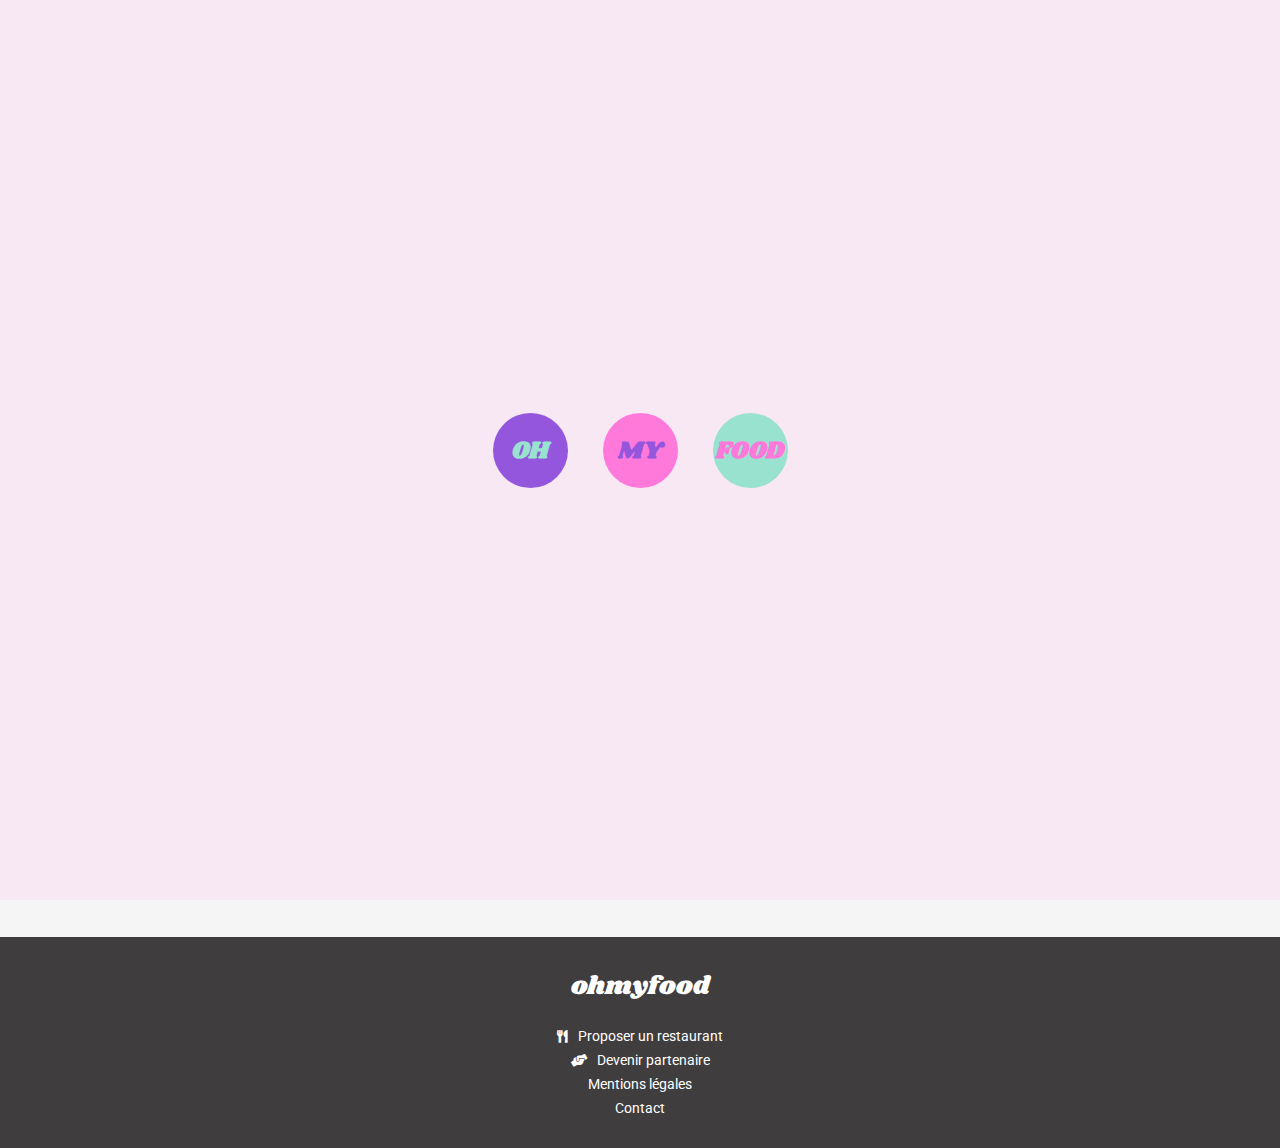
<file: index.html>
<!DOCTYPE html>
<html lang="fr">
<head>
    <meta charset="utf-8"/>
    <title>Accueil_Ohmyfood</title>
    <meta name="viewport" content="width=device-width, initial-scale=1.0"/>
    <link rel="stylesheet" href="style.css"/>
   

<!--police shrikhand-->
<link href="https://fonts.googleapis.com/css2?family=Shrikhand&display=swap" rel="stylesheet"/>
<!--police Roboto-->
<link rel="preconnect" href="https://fonts.googleapis.com"/> 
<link rel="preconnect" href="https://fonts.gstatic.com" crossorigin/> 
<link href="https://fonts.googleapis.com/css2?family=Roboto:ital,wght@0,300;0,400;0,500;0,700;1,300&display=swap" rel="stylesheet"/>
<!--Font Awesome-->
<link rel="stylesheet" href="https://cdnjs.cloudflare.com/ajax/libs/font-awesome/5.13.1/css/all.min.css"/>
</head>

 
<body>
  <!--Header-->
    <header>
      <div class="header__logo">
        <a href="index.html"> 
           <img src="images/logo/ohmyfood@2x.svg" 
           alt="ohmyfood logo"/>
        </a>
      </div>

      <form class="search__location">
        <div class="search__icon">
        <i class="fas fa-map-marker-alt"></i>
        </div> 
        <div class="input-field">
        <input class="text_color" type="text" placeholder="Paris, Belleville"/>
        </div>
      </form>  
    </header>

    <!--Main-->
<main>
  <!--Article-->
    <article>
      <h1>Réservez le menu qui vous convient</h1>
      <h2>Découvrez des restaurants d'exception, sélectionnés par nos soins.</h2>
    <a href="#restaurants" class="booking__btn-1">Explorer nos restaurants</a>
    </article>

    <!--Aside-->
    <aside>
      <h2 class="title">Fonctionnement</h2>
      <div class="steps">
        <a href="#" class="button-2">
        <span class="round">1</span>
        <span class="icon">
          <i class="fas fa-mobile-alt"></i>
        </span>
        <span class="text">Choisissez un restaurant</span>
        </a>

        <a href="#" class=button-3>
        <span class="round">2</span> 
        <span class="icon">
          <i class="fas fa-list"></i>  
        </span> 
        <span  class="text">Composez votre menu</span>
        </a>

        <a href="#" class="button-4">
        <span class="round">3</span>
        <span class="icon">
          <i class="fas fa-store"></i>  
        </span>
        <span class="text">Dégustez au restaurant</span>
        </a>
      </div>
    </aside>

    <!--Section-->
    <section id="restaurants">
        <h2>Restaurants</h2>
      <div class="restaurants__group">
      <article class="places">
          <a href="src/La_palette_du_gout.html">
            <div class="restaurant-card">
              <img src="images/restaurants/palette.jpg"
              alt="Plat La palette du goût"/>
              <div class="new">Nouveau</div>
            <header class="details"> 
             <h3>La palette du goût</h3>
             <p>Ménilmontant</p>
             <div class="heart">
              <i class="far fa-heart"></i>
              <i class="fas fa-heart"></i>
             </div>
            </header>
            </div>
          </a>
        </article>
     
        <article class="places">
          <a href="src/La_note_enchantee.html">
             <div class="restaurant-card">
              <img src="images/restaurants/note.jpg"
              alt="Plat La note enchantée"/>
              <div class="new">Nouveau</div>
            <header class="details">
             <h3>La note enchantée</h3>
             <p>Charonne</p>
             <div class="heart">
              <i class="far fa-heart"></i>
              <i class="fas fa-heart"></i>
             </div>
            </header>
            </div>
          </a>
        </article>
        
        <article class="places">
          <a href="src/A_la_Francaise.html">
            <div class="restaurant-card">
              <img src="images/restaurants/francaise.jpg"
              alt="Plat A la française"/>
            <header class="details">  
             <h3>A la française</h3>
             <p>Cité rouge</p>
             <div class="heart">
              <i class="far fa-heart"></i>
              <i class="fas fa-heart"></i>
             </div>
            </header>
            </div> 
          </a>
        </article>

        <article class="places">
          <a href="src/Le_delice_des_sens.html">
            <div class="restaurant-card">
              <img src="images/restaurants/delice.jpg"
              alt="Plat Le délice des sens"/>
            <header class="details"> 
             <h3>Le délice des sens</h3>
             <p>Folie-Méricourt</p>
             <div class="heart">
              <i class="far fa-heart"></i> 
              <i class="fas fa-heart"></i>
             </div>
             </header>
            </div>
            </a>
        </article> 
      </div> 
    </section>
</main>

<!--Footer--> 
    <footer>
        <div class="footer__logo">
          <h2>ohmyfood</h2>
        </div>
        <div class="footer__links">
          <ul>
            <li>
              <a href="#">
                <i class="fas fa-utensils"></i>Proposer un restaurant
              </a>
            </li>
            <li>
              <a href="#">
                <i class="fas fa-hands-helping"></i>Devenir partenaire
              </a>
            </li>
            <li><a href="#">Mentions légales</a></li>
            <li><a href="mailto:contact@ohmyfood.com">Contact</a></li>
          </ul>
        </div> 
    </footer>

<!--Loader-->
    <div id="loader">
      <div class="load">
          <div class="load__ball--1"><span class="one">OH</span></div>
          <div class="load__ball--2"><span class="two">MY</span></div>
          <div class="load__ball--3"><span class="three">FOOD</span></div>
      </div>
    </div>
</body>
</html>
</file>
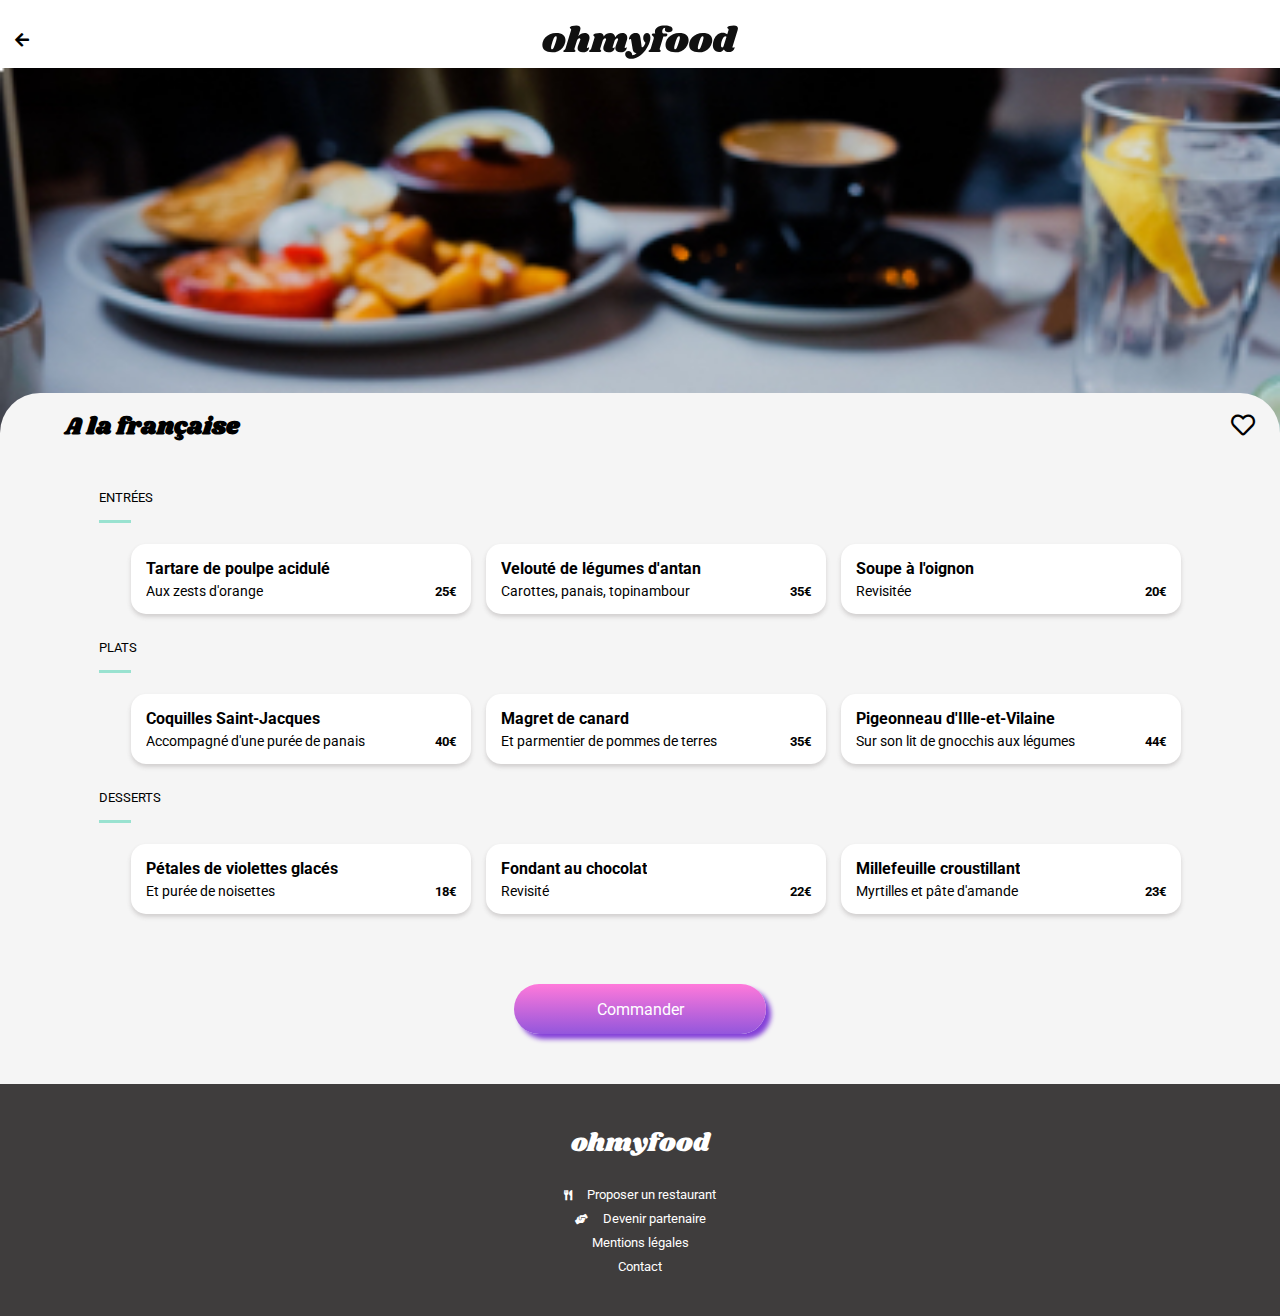
<file: src/A_la_Francaise.html>
<!DOCTYPE html>
<html lang="fr">
<head>
    <meta charset="utf-8"/>
    <title>A la française</title>
    <meta name="viewport" content="width=device-width, initial-scale=1.0"/>
    <link rel="stylesheet" href="../menus.css"/>
   

<!--police shrikhand-->
<link href="https://fonts.googleapis.com/css2?family=Shrikhand&display=swap" rel="stylesheet"/>
<!--police Roboto-->
<link rel="preconnect" href="https://fonts.googleapis.com"/> 
<link rel="preconnect" href="https://fonts.gstatic.com" crossorigin/> 
<link href="https://fonts.googleapis.com/css2?family=Roboto:ital,wght@0,300;0,400;0,500;0,700;1,300&display=swap" rel="stylesheet"/>
<!--Font Awesome-->
<link rel="stylesheet" href="https://cdnjs.cloudflare.com/ajax/libs/font-awesome/5.13.1/css/all.min.css"/>
</head>

<body>
    <header>
        <div class="header__logo">
          <a href="../index.html">
            <i class="fas fa-arrow-left"></i> 
        </a>
        <a>
            <img src="../images/logo/ohmyfood@2x.svg" 
           alt="ohmyfood logo"/>
        </a>
        </div>
        <div class="picture">
            <img src="../images/restaurants/francaise.jpg"
            alt="Plat A la française"/>
        </div>
    </header>

<main>
   <div class="grey-box">
        <div class="restaurant-name">
            <h1>A la française</h1>
         <div class="heart">
            <i class="far fa-heart"></i> 
            <i class="fas fa-heart"></i>
         </div>
        </div>

    <section id="menu__card">
        <div class="menu__details">
            <h2 class="subtitle">ENTRÉES</h2>     
            <div class="legend menu__text-1">
              <div class="menu">
                <div class="items">
                 <h3>Tartare de poulpe acidulé</h3>
                 <p>Aux zests d'orange</p>
                </div>
                 <span class="price">
                 <strong>25€</strong></span>
                <div class="checkbox">
                 <i class="fas fa-check"></i> 
                </div>
              </div>
            </div>
    
            <div class="legend menu__text-2">
              <div class="menu">
                <div class="items">
                 <h3>Velouté de légumes d'antan</h3>
                 <p>Carottes, panais, topinambour</p>
                </div>
                 <span class="price">
                 <strong>35€</strong></span>
                <div class="checkbox">
                 <i class="fas fa-check"></i> 
                </div>
              </div>
            </div>

            <div class="legend menu__text-3">
              <div class="menu">
                <div class="items">
                 <h3>Soupe à l'oignon</h3>
                 <p>Revisitée</p>
                </div>
                 <span class="price">
                 <strong>20€</strong></span>
                <div class="checkbox">
                 <i class="fas fa-check"></i> 
                </div>
              </div>
            </div> 
        </div>

        <div class="menu__details">
            <h2 class="subtitle">PLATS</h2>     
            <div class="legend menu__text-5">
              <div class="menu">
                <div class="items">
                 <h3>Coquilles Saint-Jacques</h3>
                 <p>Accompagné d'une purée de panais</p>
                </div>
                 <span class="price">
                 <strong>40€</strong></span>
                <div class="checkbox">
                 <i class="fas fa-check"></i>
                </div> 
              </div>
            </div>
    
            <div class="legend menu__text-6">
              <div class="menu">
                <div class="items">
                 <h3>Magret de canard</h3>
                 <p>Et parmentier de pommes de terres</p>
                </div>
                 <span class="price">
                 <strong>35€</strong></span>
                <div class="checkbox">
                 <i class="fas fa-check"></i> 
                </div>
              </div>
            </div>

            <div class="legend menu__text-7">
              <div class="menu">
                <div class="items">
                 <h3>Pigeonneau d'Ille-et-Vilaine</h3>
                 <p>Sur son lit de gnocchis aux légumes</p>
                </div>
                 <span class="price">
                 <strong>44€</strong></span>
                <div class="checkbox">
                 <i class="fas fa-check"></i> 
                </div>
              </div>
            </div> 
        </div>

        <div class="menu__details">
            <h2 class="subtitle">DESSERTS</h2>     
            <div class="legend menu__text-8">
              <div class="menu">
                <div class="items">
                 <h3>Pétales de violettes glacés</h3>
                 <p>Et purée de noisettes</p>
                </div>
                 <span class="price">
                 <strong>18€</strong></span>
                <div class="checkbox">
                 <i class="fas fa-check"></i> 
                </div>
              </div>
            </div>
    
            <div class="legend menu__text-9">
              <div class="menu">
                <div class="items">
                 <h3>Fondant au chocolat</h3>
                 <p>Revisité</p>
                </div>
                  <span class="price">
                  <strong>22€</strong></span>
                <div class="checkbox">
                 <i class="fas fa-check"></i> 
                </div>
              </div>
            </div>

            <div class="legend menu__text-10">
              <div class="menu">
                <div class="items">
                 <h3>Millefeuille croustillant</h3>
                 <p>Myrtilles et pâte d'amande</p>
                </div>
                 <span class="price">
                 <strong>23€</strong></span>
                <div class="checkbox">
                 <i class="fas fa-check"></i> 
                </div>
              </div>
            </div> 
        </div>
        
        <div class="command-btn">
            <a href="#">Commander</a>
        </div>
    </section>
  </div>
</main>

<footer>
    <div class="footer__logo">
      <h2>ohmyfood</h2>
    </div>
    <div class="footer__links">
        <ul>
            <li>
                <a href="#">
                    <i class="fas fa-utensils"></i>Proposer un restaurant
                </a>
            </li>
            <li>
                <a href="#">
                    <i class="fas fa-hands-helping"></i>Devenir partenaire
                </a>
            </li>
            <li><a href="#">Mentions légales</a></li>
            <li><a href="mailto:contact@ohmyfood.com">Contact</a></li>
        </ul>    
    </div>
</footer>
</body>
</html>
</file>
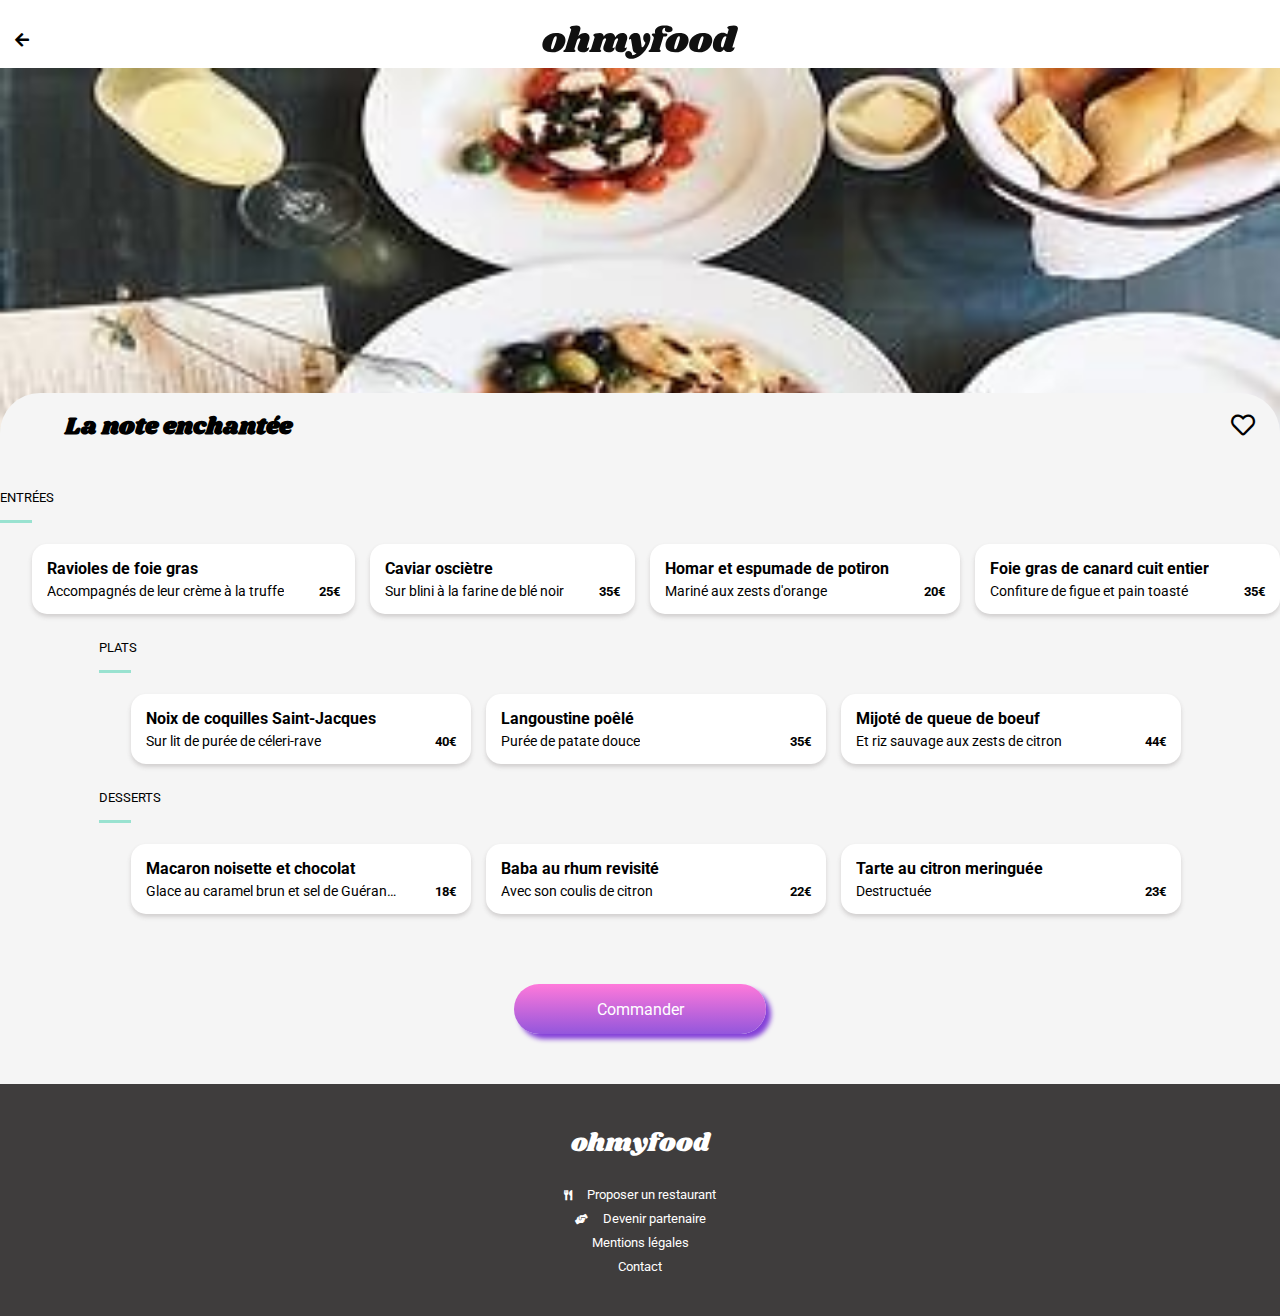
<file: src/La_note_enchantee.html>
<!DOCTYPE html>
<html lang="fr">
<head>
    <meta charset="utf-8"/>
    <title>La note enchantée</title>
    <meta name="viewport" content="width=device-width, initial-scale=1.0"/>
    <link rel="stylesheet" href="../menus.css"/>
   

<!--police shrikhand-->
<link href="https://fonts.googleapis.com/css2?family=Shrikhand&display=swap" rel="stylesheet"/>
<!--police Roboto-->
<link rel="preconnect" href="https://fonts.googleapis.com"/> 
<link rel="preconnect" href="https://fonts.gstatic.com" crossorigin/> 
<link href="https://fonts.googleapis.com/css2?family=Roboto:ital,wght@0,300;0,400;0,500;0,700;1,300&display=swap" rel="stylesheet"/>
<!--Font Awesome-->
<link rel="stylesheet" href="https://cdnjs.cloudflare.com/ajax/libs/font-awesome/5.13.1/css/all.min.css"/>
</head>


<body>
    <header>
        <div class="header__logo">
          <a href="../index.html">
            <i class="fas fa-arrow-left"></i> 
          </a>
          <a href="#">
            <img src="../images/logo/ohmyfood@2x.svg" 
            alt="ohmyfood logo"/>
          </a>
        </div>
        <div class="picture">
            <img src="../images/restaurants/note.jpg"
            alt="Plat La note enchantée"/>
        </div>
    </header>

<main>
  <div class="grey-box">
        <div class="restaurant-name">
            <h1>La note enchantée</h1>
         <div class="heart">
            <i class="far fa-heart"></i> 
            <i class="fas fa-heart"></i>
         </div>
        </div>
        
    <section id="menu__card">
        <div class="menu__details">
            <h2 class="subtitle">ENTRÉES</h2>     
            <div class="legend menu__text-1">
              <div class="menu">
                <div class="items">
                  <h3>Ravioles de foie gras</h3>
                  <p>Accompagnés de leur crème à la truffe</p>
                </div>
                  <span class="price">
                  <strong>25€</strong></span>
                <div class="checkbox">
                  <i class="fas fa-check"></i> 
                </div>
              </div>
            </div>
    
            <div class="legend menu__text-2">
             <div class="menu">
                <div class="items">
                  <h3>Caviar osciètre</h3>
                  <p>Sur blini à la farine de blé noir</p>
                </div>
                  <span class="price">
                  <strong>35€</strong></span>
                <div class="checkbox">
                 <i class="fas fa-check"></i> 
                </div>
              </div>
            </div>

            <div class="legend menu__text-3">
              <div class="menu">
                 <div class="items">
                  <h3>Homar et espumade de potiron</h3>
                  <p>Mariné aux zests d'orange</p>
                </div>
                  <span class="price">
                  <strong>20€</strong></span>
                <div class="checkbox">
                  <i class="fas fa-check"></i> 
                </div>
              </div>
            </div>

            <div class="legend menu__text-4">
              <div class="menu">
                <div class="items">
                 <h3>Foie gras de canard cuit entier</h3>
                 <p>Confiture de figue et pain toasté</p>
                </div>
                  <span class="price">
                  <strong>35€</strong></span>
                <div class="checkbox">
                 <i class="fas fa-check"></i> 
                </div> 
              </div>
            </div>
        </div>

        <div class="menu__details">
            <h2 class="subtitle">PLATS</h2>     
            <div class="legend menu__text-5">
              <div class="menu">
                <div class="items">
                 <h3>Noix de coquilles Saint-Jacques</h3>
                 <p>Sur lit de purée de céleri-rave</p>
                </div>
                 <span class="price">
                 <strong>40€</strong></span>
                <div class="checkbox">
                 <i class="fas fa-check"></i> 
                </div>
              </div>
            </div>
    
            <div class="legend menu__text-6">
              <div class="menu">
                <div class="items">
                 <h3>Langoustine poêlé</h3>
                 <p>Purée de patate douce</p>
                </div>
                 <span class="price">
                 <strong>35€</strong></span>
                <div class="checkbox">
                 <i class="fas fa-check"></i> 
                </div>
              </div>
            </div>

            <div class="legend menu__text-7">
              <div class="menu">
                <div class="items">
                 <h3>Mijoté de queue de boeuf</h3>
                 <p>Et riz sauvage aux zests de citron</p>
                </div>
                 <span class="price">
                 <strong>44€</strong></span>
                <div class="checkbox">
                 <i class="fas fa-check"></i> 
                </div> 
              </div>
            </div>
        </div>

        <div class="menu__details">
            <h2 class="subtitle">DESSERTS</h2>     
            <div class="legend menu__text-8">
              <div class="menu">
                <div class="items">
                 <h3>Macaron noisette et chocolat</h3>
                 <p>Glace au caramel brun et sel de Guérande</p>
                </div>
                 <span class="price">
                 <strong>18€</strong></span>
                <div class="checkbox">
                 <i class="fas fa-check"></i> 
                </div>
              </div>
            </div>
    
            <div class="legend menu__text-9">
              <div class="menu">
                <div class="items">
                 <h3>Baba au rhum revisité</h3>
                 <p>Avec son coulis de citron</p>
                </div>
                 <span class="price">
                 <strong>22€</strong></span>
                <div class="checkbox">
                 <i class="fas fa-check"></i> 
                </div>
              </div>
            </div>

            <div class="legend menu__text-10">
              <div class="menu">
                <div class="items">
                 <h3>Tarte au citron meringuée</h3>
                 <p>Destructuée</p>
                </div>
                 <span class="price">
                 <strong>23€</strong></span>
                <div class="checkbox">
                 <i class="fas fa-check"></i> 
                </div> 
              </div>
            </div>
        </div>
        
        <div class="command-btn">
            <a href="#">Commander</a>
        </div>
    </section>
  </div>
</main>

<footer>
    <div class="footer__logo">
      <h2>ohmyfood</h2>
    </div>
    <div class="footer__links">
        <ul>
            <li>
                <a href="#">
                    <i class="fas fa-utensils"></i>Proposer un restaurant
                </a>
            </li>
            <li>
                <a href="#">
                    <i class="fas fa-hands-helping"></i>Devenir partenaire
                </a>
            </li>
            <li><a href="#">Mentions légales</a></li>
            <li><a href="mailto:contact@ohmyfood.com">Contact</a></li>
        </ul>    
    </div>
</footer>
</body>
</html>
</file>
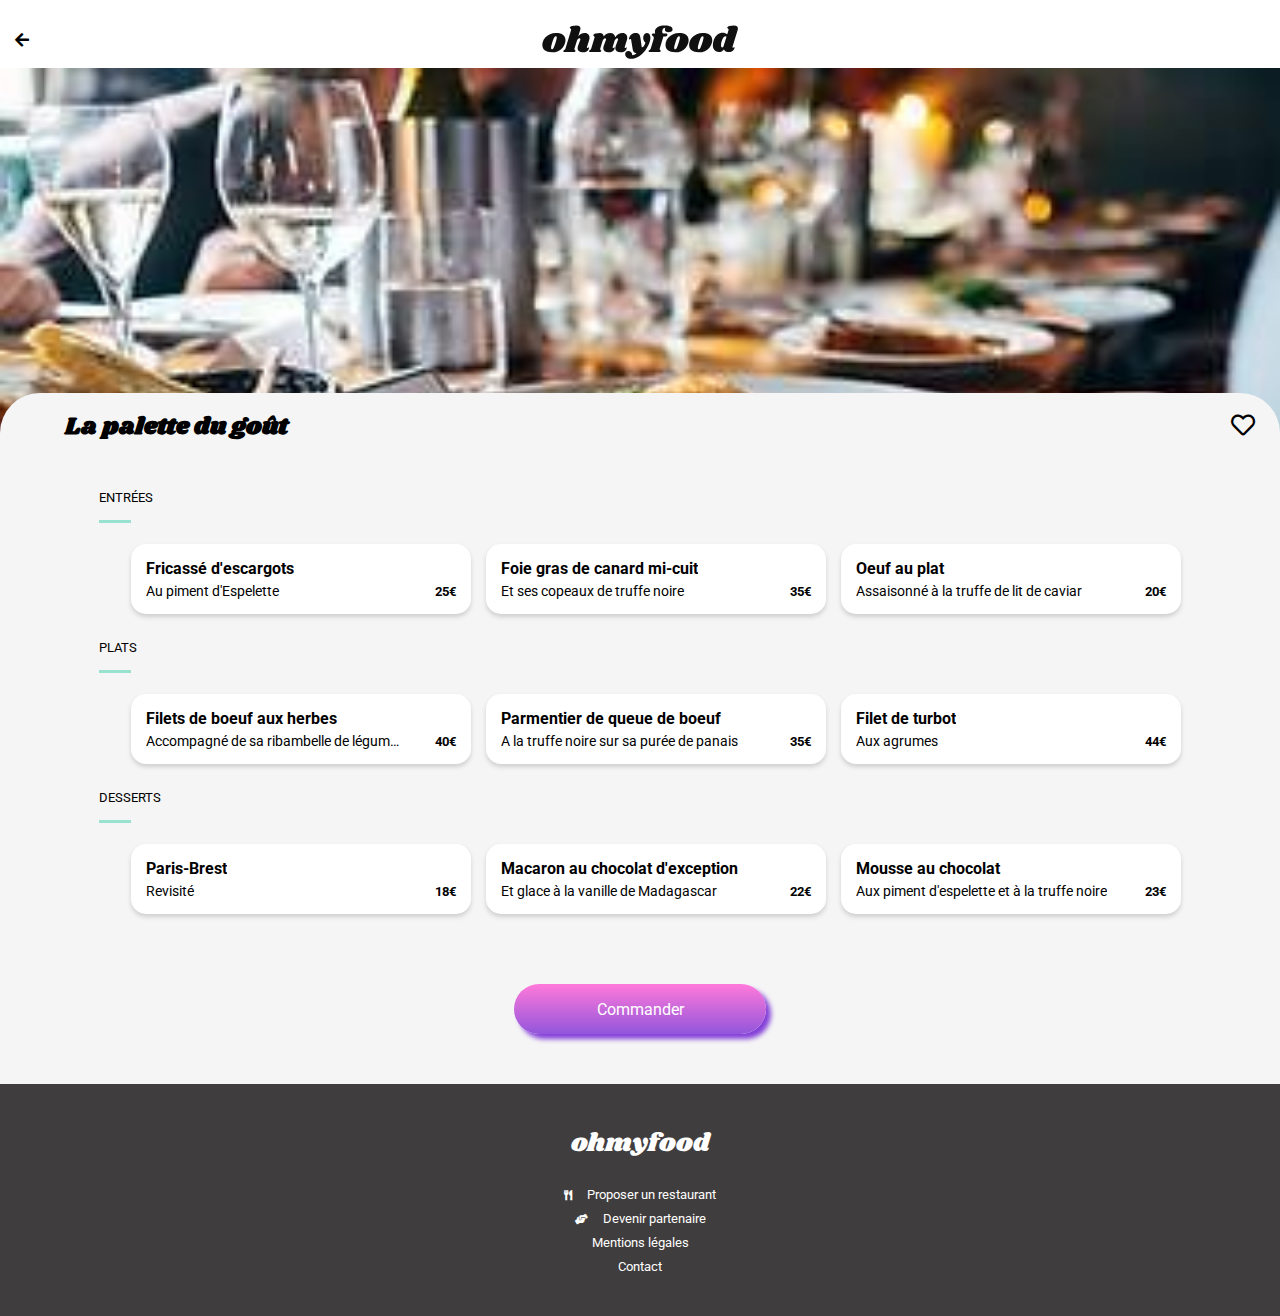
<file: src/La_palette_du_gout.html>
<!DOCTYPE html>
<html lang="fr">
<head>
    <meta charset="utf-8"/>
    <title>La palette du goût</title>
    <meta name="viewport" content="width=device-width, initial-scale=1.0"/>
    <link rel="stylesheet" href="../menus.css"/>
   

<!--police shrikhand-->
<link href="https://fonts.googleapis.com/css2?family=Shrikhand&display=swap" rel="stylesheet"/>
<!--police Roboto-->
<link rel="preconnect" href="https://fonts.googleapis.com"/> 
<link rel="preconnect" href="https://fonts.gstatic.com" crossorigin/> 
<link href="https://fonts.googleapis.com/css2?family=Roboto:ital,wght@0,300;0,400;0,500;0,700;1,300&display=swap" rel="stylesheet"/>
<!--Font Awesome-->
<link rel="stylesheet" href="https://cdnjs.cloudflare.com/ajax/libs/font-awesome/5.13.1/css/all.min.css"/>
</head>


<body>
    <header>
        <div class="header__logo">
          <a href="../index.html">
            <i class="fas fa-arrow-left"></i> 
          </a>
          <a href="#">
            <img src="../images/logo/ohmyfood@2x.svg" 
           alt="ohmyfood logo"/>
          </a>
        </div>
        <div class="picture">
            <img src="../images/restaurants/palette.jpg"
            alt="Plat La palette du goût"/>
        </div>
    </header>

<main>
  <div class="grey-box">
        <div class="restaurant-name">
            <h1>La palette du goût</h1>
          <div class="heart">
            <i class="far fa-heart"></i> 
            <i class="fas fa-heart"></i>
          </div>
        </div>
        
    <section id="menu__card">  
        <div class="menu__details">
            <h2 class="subtitle">ENTRÉES</h2>   
            <div class="legend menu__text-1">
              <div class="menu">  
                <div class="items">
                 <h3>Fricassé d'escargots</h3>
                 <p>Au piment d'Espelette</p>
                </div>
                  <span class="price">
                  <strong>25€</strong></span>
                 <div class="checkbox">
                   <i class="fas fa-check"></i> 
                 </div>
              </div>
            </div>
    
            <div class="legend menu__text-2">
              <div class="menu">
                <div class="items">
                 <h3>Foie gras de canard mi-cuit</h3> 
                 <p>Et ses copeaux de truffe noire</p>
                </div>
                  <span class="price">
                  <strong>35€</strong></span>
                <div class="checkbox">
                  <i class="fas fa-check"></i> 
                </div>
              </div>
            </div>

            <div class="legend menu__text-3">
              <div class="menu">
                <div class="items">
                 <h3>Oeuf au plat</h3>
                 <p>Assaisonné à la truffe de lit de caviar</p>
                </div>
                  <span class="price">
                  <strong>20€</strong></span>
                <div class="checkbox"> 
                  <i class="fas fa-check"></i>  
                </div>
              </div>
            </div>
        </div>

        <div class="menu__details">
            <h2 class="subtitle">PLATS</h2>     
            <div class="legend menu__text-5">
              <div class="menu">
                <div class="items">
                 <h3>Filets de boeuf aux herbes</h3>
                 <p>Accompagné de sa ribambelle de légumes</p>
                </div>
                  <span class="price">
                  <strong>40€</strong></span>
                <div class="checkbox"> 
                  <i class="fas fa-check"></i> 
                </div>
              </div>
            </div>

            <div class="legend menu__text-6">
              <div class="menu">
                <div class="items">
                 <h3>Parmentier de queue de boeuf</h3>
                 <p>A la truffe noire sur sa purée de panais</p>
                </div>
                  <span class="price">
                  <strong>35€</strong></span>
                <div class="checkbox">  
                  <i class="fas fa-check"></i> 
                </div>
              </div>
            </div>

            <div class="legend menu__text-7">
              <div class="menu">
                <div class="items">
                 <h3>Filet de turbot</h3>
                 <p>Aux agrumes</p>
                </div>
                  <span class="price">
                  <strong>44€</strong></span>
                <div class="checkbox">  
                  <i class="fas fa-check"></i> 
                </div>
              </div>
            </div>
        </div>

        <div class="menu__details">
            <h2 class="subtitle">DESSERTS</h2>  
              <div class="legend menu__text-8">
              <div class="menu">
                <div class="items">
                 <h3>Paris-Brest</h3>
                 <p>Revisité</p>
                </div>
                  <span class="price">
                  <strong>18€</strong></span>
                <div class="checkbox">
                  <i class="fas fa-check"></i> 
                </div>
              </div>
            </div>
           
            <div class="legend menu__text-9">
              <div class="menu">
                <div class="items">
                 <h3>Macaron au chocolat d'exception</h3>
                 <p>Et glace à la vanille de Madagascar</p>
                </div>
                  <span class="price">
                  <strong>22€</strong></span>
                <div class="checkbox">
                  <i class="fas fa-check"></i> 
                </div>
              </div>
            </div>

            <div class="legend menu__text-10">
              <div class="menu">
                <div class="items">
                 <h3>Mousse au chocolat</h3>  
                 <p>Aux piment d'espelette et à la truffe noire</p>
                </div>
                  <span class="price">
                  <strong>23€</strong></span>
                <div class="checkbox">
                  <i class="fas fa-check"></i> 
                </div> 
              </div>
            </div>
        </div>
        
        <div class="command-btn">
            <a href="#">Commander</a>
        </div>
    </section>
  </div>
</main>

    <footer>
        <div class="footer__logo">
          <h2>ohmyfood</h2>
        </div>
        <div class="footer__links">
            <ul>
                <li>
                    <a href="#">
                        <i class="fas fa-utensils"></i>Proposer un restaurant
                    </a>
                </li>
                <li>
                    <a href="#">
                        <i class="fas fa-hands-helping"></i>Devenir partenaire
                    </a>
                </li>
                <li><a href="#">Mentions légales</a></li>
                <li><a href="mailto:contact@ohmyfood.com">Contact</a></li>
            </ul>    
        </div>
    </footer>
</body>
</html>
</file>
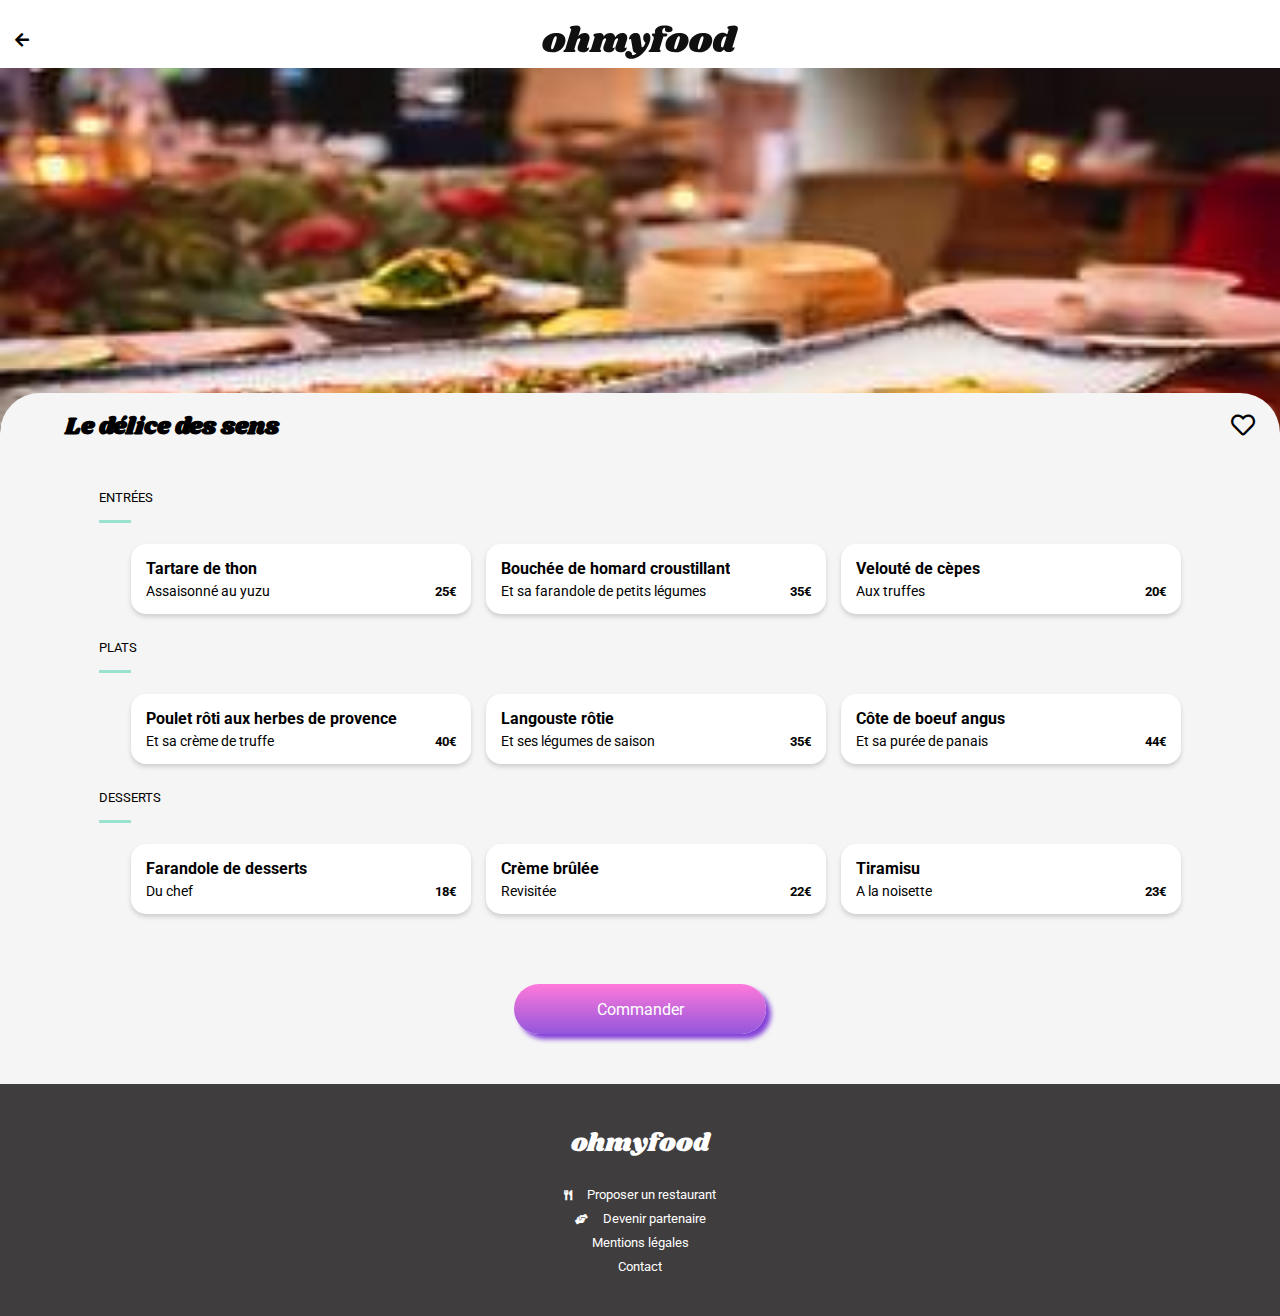
<file: src/Le_delice_des_sens.html>
<!DOCTYPE html>
<html lang="fr">
<head>
    <meta charset="utf-8"/>
    <title>Le délice des sens</title>
    <meta name="viewport" content="width=device-width, initial-scale=1.0"/>
    <link rel="stylesheet" href="../menus.css"/>
   

<!--police shrikhand-->
<link href="https://fonts.googleapis.com/css2?family=Shrikhand&display=swap" rel="stylesheet"/>
<!--police Roboto-->
<link rel="preconnect" href="https://fonts.googleapis.com"/> 
<link rel="preconnect" href="https://fonts.gstatic.com" crossorigin/> 
<link href="https://fonts.googleapis.com/css2?family=Roboto:ital,wght@0,300;0,400;0,500;0,700;1,300&display=swap" rel="stylesheet"/>
<!--Font Awesome-->
<link rel="stylesheet" href="https://cdnjs.cloudflare.com/ajax/libs/font-awesome/5.13.1/css/all.min.css"/>
</head>


<body>
    <header>
        <div class="header__logo">
          <a href="../index.html">
            <i class="fas fa-arrow-left"></i> 
          </a>
          <a>
            <img src="../images/logo/ohmyfood@2x.svg" 
            alt="ohmyfood logo"/>
          </a>
        </div>
        <div class="picture">
            <img src="../images/restaurants/delice.jpg"
            alt="Plat Le délice des sens"/>
        </div>
    </header>

<main>
  <div class="grey-box">
        <div class="restaurant-name">
          <h1>Le délice des sens</h1>
          <div class="heart">
            <i class="far fa-heart"></i> 
            <i class="fas fa-heart"></i>
          </div>
        </div>
    
    <section id="menu__card">
        <div class="menu__details">
          <h2 class="subtitle">ENTRÉES</h2>     
          <div class="legend menu__text-1">
            <div class="menu">
              <div class="items">
               <h3>Tartare de thon</h3>
               <p>Assaisonné au yuzu</p>
              </div>
                <span class="price">
                <strong>25€</strong></span>
              <div class="checkbox">
                <i class="fas fa-check"></i>
              </div> 
            </div>
          </div>
    
          <div class="legend menu__text-2">
            <div class="menu">
              <div class="items">
               <h3>Bouchée de homard croustillant</h3>
               <p>Et sa farandole de petits légumes</p>
              </div>
                <span class="price">
                <strong>35€</strong></span>
              <div class="checkbox">
                <i class="fas fa-check"></i> 
              </div>
            </div>
          </div>

          <div class="legend menu__text-3">
            <div class="menu">
              <div class="items">
                 <h3>Velouté de cèpes</h3>
                 <p>Aux truffes</p>
                </div>
                 <span class="price">
                 <strong>20€</strong></span>
             <div class="checkbox">
                <i class="fas fa-check"></i> 
             </div>
            </div> 
          </div>
        </div>

        <div class="menu__details">
          <h2 class="subtitle">PLATS</h2>     
          <div class="legend menu__text-5">
            <div class="menu">
              <div class="items">
               <h3>Poulet rôti aux herbes de provence</h3>
               <p>Et sa crème de truffe</p>
              </div>
               <span class="price">
               <strong>40€</strong></span>
              <div class="checkbox">
                <i class="fas fa-check"></i>
              </div> 
            </div>
          </div>
    
          <div class="legend menu__text-6">
            <div class="menu">
              <div class="items">
               <h3>Langouste rôtie</h3>
               <p>Et ses légumes de saison</p>
              </div>
               <span class="price">
               <strong>35€</strong></span>
              <div class="checkbox">
                <i class="fas fa-check"></i> 
              </div>
            </div>
          </div>

          <div class="legend menu__text-7">
            <div class="menu">
              <div class="items">
               <h3>Côte de boeuf angus</h3>
               <p>Et sa purée de panais</p>
              </div>
               <span class="price">
               <strong>44€</strong></span>
              <div class="checkbox">
                <i class="fas fa-check"></i> 
              </div>
            </div> 
          </div>
        </div>

        <div class="menu__details">
          <h2 class="subtitle">DESSERTS</h2>     
          <div class="legend menu__text-8">
            <div class="menu">
              <div class="items">
               <h3>Farandole de desserts</h3>
               <p>Du chef</p>
              </div>
               <span class="price">
               <strong>18€</strong></span>
              <div class="checkbox">
                <i class="fas fa-check"></i> 
              </div>
            </div>
          </div>
    
          <div class="legend menu__text-9">
            <div class="menu">
              <div class="items">
               <h3>Crème brûlée</h3>
               <p>Revisitée</p>
              </div>
               <span class="price">
               <strong>22€</strong></span>
              <div class="checkbox">
                <i class="fas fa-check"></i> 
              </div>
            </div>
          </div>

          <div class="legend menu__text-10">
            <div class="menu">
              <div class="items">
               <h3>Tiramisu</h3>
               <p>A la noisette</p>
              </div>
               <span class="price">
               <strong>23€</strong></span>
              <div class="checkbox">
                <i class="fas fa-check"></i> 
              </div>
            </div>
          </div> 
        </div>
        
        <div class="command-btn">
            <a href="#">Commander</a>
        </div>
    </section>
  </div>
</main>

<footer>
    <div class="footer__logo">
      <h2>ohmyfood</h2>
    </div>
    <div class="footer__links">
        <ul>
            <li>
                <a href="#">
                    <i class="fas fa-utensils"></i>Proposer un restaurant
                </a>
            </li>
            <li>
                <a href="#">
                    <i class="fas fa-hands-helping"></i>Devenir partenaire
                </a>
            </li>
            <li><a href="#">Mentions légales</a></li>
            <li><a href="mailto:contact@ohmyfood.com">Contact</a></li>
        </ul>    
    </div>
</footer> 
</body>
</html>
</file>
<file: style.css>
/****--Homepage--*****/

/*----------------Common---------------*/

body{
    margin: 0;
    padding: 0;
    box-sizing: border-box;
}
 .header__logo,  .footer-logo h2{
     font-family: 'Shrikhand', cursive;
 }

 a, p, h1, h2, h3, div, ul, li{
     font-family: 'Roboto', sans-serif;
 }
 a{
    text-decoration: none;
 }

/*--Header--*/
.header__logo{
    display: flex;
    justify-content: center;
    padding-top: 25px;
    padding-bottom: 15px;
}
.search__location{
    display: flex;
    align-items: center;
    justify-content: center;
    height: 55px;
}
.search__icon{
    padding-right: 15px;
    padding-left: 25px;
}
input{
    border: transparent;
    background-color: #e2e2e2;
}

/*--Main--*/
/*--article--*/
article{
    width: 100%;   
    background-color: #F5F5F5; 
}
article h1{
    text-align: center;
    font-size: 1.5em;
    padding: 35px 50px 5px;
    margin-top: 0;
}
article h2{
    text-align: center;
    font-size: 1em;
    color: grey;
    padding: 0 30px 25px;
    font-weight: normal;  
}
.booking__btn-1{
    display: flex;
    justify-content: center;
    align-items: center;
    background: linear-gradient(#FF79DA, #9356DC);
    border-radius: 50px;
    color: #fff;
    box-shadow: 5px 5px 5px #8440D8;
    font-size: 1.1em;
    height: 50px;
}
.booking__btn-1:hover{
    background: linear-gradient(#9356DC,#FF79DA);
    border-radius: 50px; 
    opacity: .85;
    box-shadow: 6px 10px 6px grey;
    transition: 200ms;
}

 /*--Aside-*/
 aside .steps{
    display: flex;
 }
 aside .button-2, .button-3, .button-4{
    display: flex;
    flex-direction: row;
    align-items: center; 
 
    border: 1px transparent solid;
    border-radius: 20px;
    box-shadow: 3px 3px 3px #ceccccec;
    width: 100%;
    height: 70px;
    background-color: #F5F5F5;
    margin-bottom: 20px;
} 
.button-2:hover{
    background: linear-gradient(#f1d9eb, #dfcff3);
    box-shadow: 6px 10px 6px #ceccccec;
    transition: 200ms;
}
.button-3:hover{
    background: linear-gradient(#f1d9eb, #dfcff3);
    box-shadow: 6px 10px 6px #ceccccec;
    transition: 200ms;
}
.button-4:hover{
    background: linear-gradient(#f1d9eb, #dfcff3);
    box-shadow: 6px 10px 6px #ceccccec;
    transition: 200ms;
}
.steps a:hover i::before{
    color: #9356DC;
}
aside .round{
    border-radius: 50%;
    width: 24px;
    height: 20px;
    padding-top: 6px;
    text-align: center;
    background-color: #9356DC;
    color:  #fff;
    font-size: 0.9em;
    position: relative;
    right: 10px;
}
.icon{
    color: grey;
    font-size: 1.3em;
    padding-right: 20px;
    padding-left: 5px;
}
.text{
    font-weight: bold;
    color: #000;
}

/*--Section--*/
#restaurants{
    background-color: #F5F5F5; 
}
.restaurant-card{
    position: relative;
    border-radius: 20px;
    background-color: #fff;
    box-shadow: 4px 5px 4px lightgrey;
}
.restaurant-card img{
    object-fit: cover;
    border-top-left-radius: 20px;
    border-top-right-radius: 20px; 
}
.restaurant-card h3{
    color: #000;
    margin-bottom: 0;
}                                    
.restaurant-card p{
    margin-bottom: 0;
    color: grey;
} 
 .new{
    background-color: #99E2D0;
    width: 65px;
    height: 16px;
    font-size: 0.9em;
    text-align: center;
    padding: 2px 0;
    color: #257e67;
    font-weight: bold;
    position: absolute; 
    right: 10px;
    top: 10px;  
 }
 .fa-heart{
    font-size: 1.5em;
    color: grey;
    position: absolute;
    right: 15px;
    bottom: 32px;
}
.heart .fas{
    color: transparent;
    background-image: linear-gradient(#FF79DA, #9356DC);
    background-clip: text;
    -webkit-background-clip: text;
    opacity: 0;
    transition: all 200ms;
}
.heart:hover .fas{
    opacity: 1;
}
  /*--Footer--*/
footer{
    background-color: rgb(63, 61, 61); 
    padding: 10px 0;
 }
 .footer__logo h2{
    color: #fff;
    font-family: 'Shrikhand', cursive;
    font-weight: normal;
}
ul li{
    list-style-type: none;
    padding-bottom: 5px;
}
.footer__links a{
    color: #fff; 
    text-decoration: none;
    font-size: 0.8em;
}
li a:hover,
li a:focus{
    text-decoration: underline #FF79DA; 
}
.footer__links i{
    padding-right: 10px;
    font-size: 0.8em;
}


/*----------------------Mobile------------------------*/  

@media screen and (max-width: 767px){

/*--Header M--*/
    .header__logo{
        margin-right: 35px;
        margin-left:  30px;
        
    }
    aside{
        margin: 30px 25px;
    }
    .text_color::placeholder{
        color: black;
        font-weight: bold;
        font-size: 1.2em;
    }
    .search__location{
        width: 100%; 
        background-color: #e2e2e2;  
        border-top: 4px #d2d6d6 solid;
    }

/*--article M--*/
    article{
        height: 300px;     
    }
  .booking__btn-1{
    margin-right: 20vw;
    margin-left: 20vw; 
  }
      

/*--Aside M--*/
    aside .steps{
        flex-direction: column;  
     }   
    
/*--Section M--*/
    #restaurants h2{
        padding-left: 25px;
        padding-top: 35px; 
        font-size: 1.2em;
    }
    .places{
        flex-direction: column; 
        width: 95%;
        padding: 0 12px;
    }   
    .restaurant-card{
        flex-direction: column;
        justify-content: center;
        width: 100%;
        height: 250px; 
    }
    .restaurant-card img{
        width: 100%;
        height: 180px;
    }
    .restaurant-card h3{
        padding-left: 10px;
        font-size: 1.05em;
        margin-top: 15px;
        margin-bottom: 0;
    }
    .restaurant-card p{
        padding-left: 10px;
        font-size: 0.85em;
        margin-top: 5px;
    }
  
/*--Footer M--*/
    .footer__logo h2{
        font-size: 1.1em;
        padding-left: 40px;
    }
    .footer__links a{
        font-size: 0.8em;  
    }
    .footer__links i{
       font-size: 0.8em;
    }
}

/*----brekapoint supplémentaire de 432px à 767px----*/   

@media screen and (min-width: 432px) and (max-width: 767px){

   /*--Aside--*/
    .booking__btn-1{
        margin-right: 25vw;
        margin-left: 25vw; 
      }

    /*--Section--*/
    .restaurant-card{
        height: 260px;
    }
    .restaurant-card img{
        height: 190px;
    }
}


/*-----------------------Tablette------------------------*/

@media screen and (min-width: 768px) and (max-width: 1280px){

    /*--Header T--*/
        
     .header__logo a{
        font-size: 1em;
    }
    .search__location{
        background-color: #e2e2e2;  
        border-top: 4px #d2d6d6 solid;
        padding: 15px; 
    }
    .text_color::placeholder{
        color: black;
        font-weight: bold;
        font-size: 1.2em;
    }

    /*--Article T--*/
    article{
        height: 250px;     
    }
    .booking__btn-1{
        margin-right: 30vw;
        margin-left: 30vw;
      }

    /*--Aside T--*/
    aside .steps{
        justify-content: space-between;        
    }   
    .title{
        padding-top: 15px;
        padding-left: 35px;
     }
     aside .button-2, .button-3, .button-4{
         width: 27%;
     } 
    .button-2{
        margin-left: 35px;
    }
    .button-4{
        margin-right: 35px;
     }
   
    /*--Section T--*/
    #restaurants h2{
        padding: 40px 0 20px 35px;
        margin-bottom: 0;
    }  
    .restaurants__group{
        display: flex;
        flex-wrap: wrap;
        justify-content: space-around;
        margin-bottom: 0;
        padding-bottom: 0;
    }
    .places{
        display: flex;
        flex-wrap: wrap;
        justify-content: center;
        width: 45%; 
        margin-bottom: 30px;
    }
    .restaurant-card{ 
        display: flex; 
        flex-wrap: wrap;
        width: 100%;
        height: 260px; 
    }
   .restaurant-card img{ 
        width: 100%;
        height: 180px;
    } 
    .restaurant-card h3{
        font-size: 1.2em;
        padding-right: 120px;
        margin-top: 0;
    }
    .restaurant-card p{
        font-size: 1.05em;
        margin-top: 0;
    }
    .details{
        margin-top: 5px;
        margin-right: 20px;
        padding-left: 20px;
    }   
    
    /*--Footer T--*/
    footer{
        width: 100%;
        text-align: center;
     }
     .footer__logo h2{
        font-size: 1.3em;
    }
     ul{
       padding-left: 0;
     }
     .footer__links a{
         font-size: 0.9em;    
     }
     .footer__links i{
        font-size: 0.9em;
     }
}


/*----------------Desktop------------*/

@media screen and (min-width: 1280px){

    /*--Header D--*/
   header{
        display: flex;
        justify-content: space-between;
        align-items: center;
        padding: 20px 0 5px 20px;
    }
    .search__location, input{
        background: linear-gradient(#FF79DA, #9356DC);
        border-radius: 25px;
        margin-right: 25px; 
    }
    .search__location{
        box-shadow: 2px 2px 2px #f5f5f5;
    }
    .search__icon, .input-field{
        display: inline-block;
        padding-left: 25px;  
        align-items: center;
    }
    input{
        border: none;
        width: 150px;
        height: 45px;  
        padding-left: 15px;
    }
    .text_color::placeholder{
        color: #9356DC;
        font-weight: bold;
        font-size: 1.2em; 
    }
    
    /*--Article D--*/
    article{
        height: 250px;     
    }
    .booking__btn-1{
        margin-right: 40vmax;
        margin-left: 40vmax;
      }

/*--Aside D--*/
    aside .steps{
        justify-content: space-between;        
    }   
    .title{
        padding-top: 15px;
        padding-left: 15px;
     }
    aside .button-2, .button-3, .button-4{
        width: 30%;
    }
    .button-2{
        margin-left: 18px;
    }
    .button-4{
        margin-right: 18px;
     }
    .button-2 .round{
        position: relative;
        right: 10px;
    }
    .button-3 .icon, .button-4 .icon{
        padding-left: 20px;
    }
    .text{
        padding-left: 35px;
    }  

    /*--Section D--*/
    #restaurants{
        padding-bottom: 20px;
    }
    #restaurants h2{
        padding: 30px 0 20px 25px;
        margin-bottom: 0;
     }
    .restaurants__group{
        display: flex;
        flex-wrap: wrap;;
        justify-content: space-around;
    }
     .places{
        display: flex;
        flex-wrap: wrap;
        justify-content: center;
        width: 22%;     
    }
    .restaurant-card{ 
        display: flex;
        flex-wrap: wrap;
        justify-content: center;
        width: 100%;
        height: 220px; 
    }
    .restaurant-card:hover{
        transform: scale(1.05);
    }
    .restaurant-card img{
        width: 100%;
        height: 155px;
    }
    .details{
       display: flex;
       flex-wrap: wrap;
        margin-right: 120px;
        padding: 0 0 0 15px;
    }  
    .restaurant-card h3{
        margin-top: 0;
        font-size: 1.1em;
    }
    .restaurant-card p{
        margin-top: 0;
        font-size: 0.95em;
    }

    /*--Footer D--*/
     footer{
        width: 100%;
        text-align: center;
     }
     .footer__logo h2{
        font-size: 1.6em;
    }
    ul{
        padding-left: 0;
    }
    .footer__links a{
         font-size: 0.9em; 
     }
    .footer__links i{
        font-size: 0.9em;
     }
 }


/*----brekapoint supplémentaire de 1280px à 1281px----*/   

@media screen and (min-width: 1280px) and (max-width: 1281px){
    /*--Section--*/
    .details h3{
        padding-right: 0;
     }
 }

/*----brekapoint supplémentaire à 1329px----*/   

@media screen and (min-width: 1329px){
    /*--Section--*/
    .details{
        padding-left: 20px;
    }
}
 /*--end--*/

/*--------Loader---------*/  
/*--ball blue, pink, mint--*/

    #loader{
        position: fixed;
        top: 0;
        left: 0;
        bottom: 0;
        right: 0;
        background-color: #f8e8f4;
        width: 100%;
        height: 100%;
        
        animation: hide 1s linear 3.5s;
        animation-fill-mode: forwards;
    }
    .load{
        display: flex;
        justify-content: center;
        align-items: center;
        width: 100%;
        height: 100%;
    }   
    .load__ball--1{   
        display: flex;
        align-items: center; 
        justify-content: center;      
        width: 75px;
        height: 75px;
        margin-right: 30px;
        background-color: #9356DC;
        border-radius: 50%;  
        color: #99E2D0;
        font-family: 'Shrikhand', cursive;
        font-weight: bold;
        font-size: 1.5em;
        
        -webkit-animation: move 1.4s ease-in-out;
        animation:  move 1.4s ease-in-out; 
     }  

     .load__ball--2{
        display: flex;
        align-items: center; 
        justify-content: center;
        width: 75px;
        height: 75px;
        margin-right: 5px;
        margin-left: 5px;
        background-color: #FF79DA;
        border-radius: 50%;  
        color: #9356DC;
        font-family: 'Shrikhand', cursive;
        font-weight: bold;
        font-size: 1.5em;

        -webkit-animation: move 2.3s ease-in-out;
        animation: move 2.3s ease-in-out;
      }

    .load__ball--3{
        display: flex;
        align-items: center; 
        justify-content: center;
        width: 75px;
        height: 75px;
        margin-left: 30px;
        background-color: #99E2D0;
        border-radius: 50%;  
        color: #FF79DA;
        font-family: 'Shrikhand', cursive;
        font-weight: bold;
        font-size: 1.5em;

        -webkit-animation: move 3.3s ease-in-out;
        animation:  move 3.3s ease-in-out;
      }

    .one{
        -webkit-animation: appear 3s -0.05s normal both;
        animation: appear 3s -0.05s normal both;
    }

    .two{
        -webkit-animation: appear 3s 0.5s normal both;
        animation: appear 3s  0.5s normal both;
    }

    .three{
        -webkit-animation: appear 3s 1.3s normal both;
        animation: appear 3s 1.3s normal both;
    }

@keyframes move{
    0% {
      -webkit-transform: translateY(300px) scale(1);
      transform: translateY(300px) scale(1);
    }
    25% {
      -webkit-transform: translateY(0) scale(3.3);
      transform: translateY(0) scale(3.3);
    }
    50% {
        -webkit-transform: translateY(300px) scale(1);
        transform: translateY(300px) scale(1);
    }
    75% {
        -webkit-transform: translateY(150px) scale(3.3);
        transform: translateY(150px) scale(3.3);
    } 
    100% {
      -webkit-transform: translateY(0) scale(1);
      transform: translateY(0) scale(1);
    }
  }

@keyframes appear{
    0%{
        opacity: 0;
        transform: translateY(150px)
    }
    100%{
        opacity: 1;
        transform: translateY(0)
    }
}

@keyframes hide{
    0%{
        opacity: 1;
    }
    100%{
        opacity: 0;
    }
    100%{
        visibility: hidden;
    }
}
</file>
<file: menus.css>
/*****--Menus palette, note, française et délice-*****/

/*--------------Common-------------*/

body{
    margin: 0;
    padding:0;
    box-sizing: border-box;
}     
.header__logo{
    font-family: 'Shrikhand', cursive;
} 
.footer__logo h2{
    font-family: 'Shrikhand', cursive;
    font-size: 1.1em;
    color: #fff;
    font-weight: normal;
}
.restaurant-name h1{
    font-family: 'Shrikhand', cursive;
}  
a, p, h2, h3, div, ul, li{
    font-family: 'Roboto', sans-serif;
}  
/*--header--*/
.header__logo{
    position: relative;
    display: flex;
    justify-content: center;
    padding-bottom: 5px;
    align-items: center;
    color: #000;
    padding-top: 25px; 
 }  
 .header__logo .fa-arrow-left{
    color: #000; 
    position: absolute;
    left: 15px; 
    bottom: 20px;    
}
.fa-arrow-left:hover{
    color: #FF79DA;
}
.picture{
    display: flex;
    flex-direction: column;
    width: 100%;
}
 /*--Main--*/
.grey-box{
    margin-top: -25px;
    background-color: #f5f5f5;
    border-top-left-radius: 40px;
    border-top-right-radius:40px;
    position: relative;  
    padding-bottom: 20px;
    width: 100%;
   
}
.restaurant-name{
    display: flex;
 }
.restaurant-name h1{
    font-size: 1.5em;
    padding-left: 25px;
 }
.heart i{ 
    font-size: 1.5em;
    position: absolute;
    right: 25px;
    top: 20px;
}
.heart .fas{
    color: transparent;
    background-image: linear-gradient(#FF79DA, #9356DC);
    background-clip: text;
    -webkit-background-clip: text;
    opacity: 0;
    transition: all 200ms ease-in-out;
}
.heart:hover .fas{
    opacity: 1;
    cursor: pointer;
}

/*--Section--*/
#menu__card{
    padding-left: 8px;
    padding-right: 8px;
}
.subtitle{
    font-size: 1em;
    font-weight: normal;
    margin-left: 15px;
    padding-bottom: 5px;
}
.legend{
    justify-content: space-between;
    position: relative;
    height: 70px;
    background-color: #fff;
    box-shadow: 0 3px 4px #ceccccec;
    border-radius: 15px;
    margin-bottom: 25px;
}

.menu__text-1,
.menu__text-2,
.menu__text-3,
.menu__text-4{
    animation: show 2s ease-in-out 0.3s normal both; 
}
.menu__text-5,
.menu__text-6,
.menu__text-7{
    animation: show 2s ease-in-out 1s normal both; 
}
.menu__text-8,
.menu__text-9,
.menu__text-10{
    animation: show 2s ease-in-out 1.7s normal both; 
}

@keyframes show{
    0%{
        opacity: 0;
        transform: translateY(25px);
    }
    40%{
        opacity: 1;
        transform: translateY(0);
    }
}

.menu__details .legend:hover{
    cursor: pointer;
}
h3, p{
    margin: 0;
    overflow: hidden;
    white-space: nowrap;
    text-overflow: ellipsis;
}
h3{
    font-size: 1em;
    padding-bottom: 5px;
}
p{
    font-size: 0.85em;
}
.menu{
    display: flex;
    overflow: hidden;
}
.items{
    padding: 15px;
    overflow: hidden;
    white-space: nowrap;
    text-overflow: ellipsis;
}
.price{
    font-size: .8em;
    margin-left: auto;
    padding: 15px 30px;
    display: flex;
    align-items: flex-end;
}
.checkbox{
    display: flex;
    right: 0;
    bottom: 0;
    padding: 22.5px;
    border-top-right-radius: 15px;
    border-bottom-right-radius: 15px;
    background-color: #99E2D0;
    width: 30px;
    margin-right: -80px;
    transition: 0.5s; 
}
.menu:hover .checkbox{
   margin-right: 0;
}
.menu i{  
    display: grid;
    place-items: center;
    color: #99E2D0;
    background: white;
    width: 25px;
    height: 25px;
    font-size: 1em;
    border-radius: 50%; 
}
.menu:hover i{
    animation: spin 0.5s ease-in-out;
}


@keyframes spin{
    0%{
        -webkit-transform: rotate(-270deg);
        transform: rotate(-270deg);
    }
    100%{
        -webkit-transform: rotate(0);
        transform: rotate(0);
    }
}


.command-btn{
    display: flex;
    align-items: center;
    justify-content: center;
    background: linear-gradient(#FF79DA, #9356DC);
    border-radius: 25px;
    height: 50px;
    cursor: pointer;
    box-shadow: 5px 5px 5px #8440D8;
}
.command-btn:hover{
    background: linear-gradient(#9356DC,#FF79DA);
    border-radius: 50px; 
    opacity: .85;
    box-shadow: 6px 10px 6px grey;
    transition: 200ms;
}
.command-btn a{
    color:  #fff;
    text-decoration: none; 
}

/*--Footer--*/
footer{
    background-color: rgb(63, 61, 61); 
    padding-top: 20px;
    padding-bottom: 20px;
    margin-top: 0;
    width: 100%;
}
.footer__logo h2{
    font-family: 'Shrikhand', cursive;
    font-weight: normal;
}
ul{
    padding-left: 0;
}
ul li{
    list-style-type: none;
    padding-bottom: 5px; 
}
 .footer__links a{
    color: #fff; 
    text-decoration: none;
    font-size: 0.8em;    
}
li a:hover,
li a:focus{
    text-decoration: underline #FF79DA;
}
.footer__links i{
    padding-right: 15px;
    font-size: 0.8em;
}
 
            
/*------------------------Mobile--------------------*/

 @media screen and (max-width: 767px){

/*--Header M--*/
    .header__logo{
       padding-right: 80px; 
    }

/*--Section M--*/
    .subtitle{
        border-bottom: 2px solid #99E2D0;
        width: 10%; 
    }
    .command-btn{
        margin: 40px 80px 20px;
    }
    .command-btn a{
        padding-right: 30px;
    }

    /*--Footer M--*/
    .footer__logo h2, a{
        padding-left: 40px;
    }
}


/*-------------------Tablette----------------*/

@media screen and (min-width: 768px) and (max-width: 1280px){
 
/*--Header T--*/
    .picture{
        max-height: 400px;      
    }

/*--Section T--*/
    .subtitle{
        border-bottom: 3px solid #99E2D0;
        width: 5%; 
    } 
    .command-btn{
       margin-right: 35%;
       margin-left: 35%;
       margin-top: 30px;
       margin-bottom: 10px;
    }
       
 /*--Footer T--*/
    footer{
        text-align: center;
    }
    .footer__logo h2{
        font-size: 1.6em;
    }
}
            

/*--------------------Desktop----------------*/

@media screen and (min-width: 1280px){

/*--Header D--*/
    .picture{
        max-height: 350px;
    }

/*--Main D--*/
    h1{
        margin-left: 40px;
        margin-bottom: 60px;
    }

 /*--Section D--*/
    .subtitle{
        border-bottom: 3px solid #99E2D0;
        width: 2.5%;
        height: 25px;
        font-size: small;
        position: relative;
        bottom: 25px;
        left: 0;
    } 
    .menu__details{
        display: flex;
        justify-content: center;
    }
    .legend{
        width: 340px;
        margin: 40px 15px 40px 0;  
    } 
    .price{
        padding: 15px 20px;
    }  
    .command-btn{
        margin-right: 40%;
        margin-left: 40%;
        margin-top: 30px;
        margin-bottom: 30px;
    }  
    
 /*--Footer D--*/
    footer{
        text-align: center;
    }
    .footer__logo h2{
        font-size: 1.6em;
    }
}

/*--end--*/
</file>
